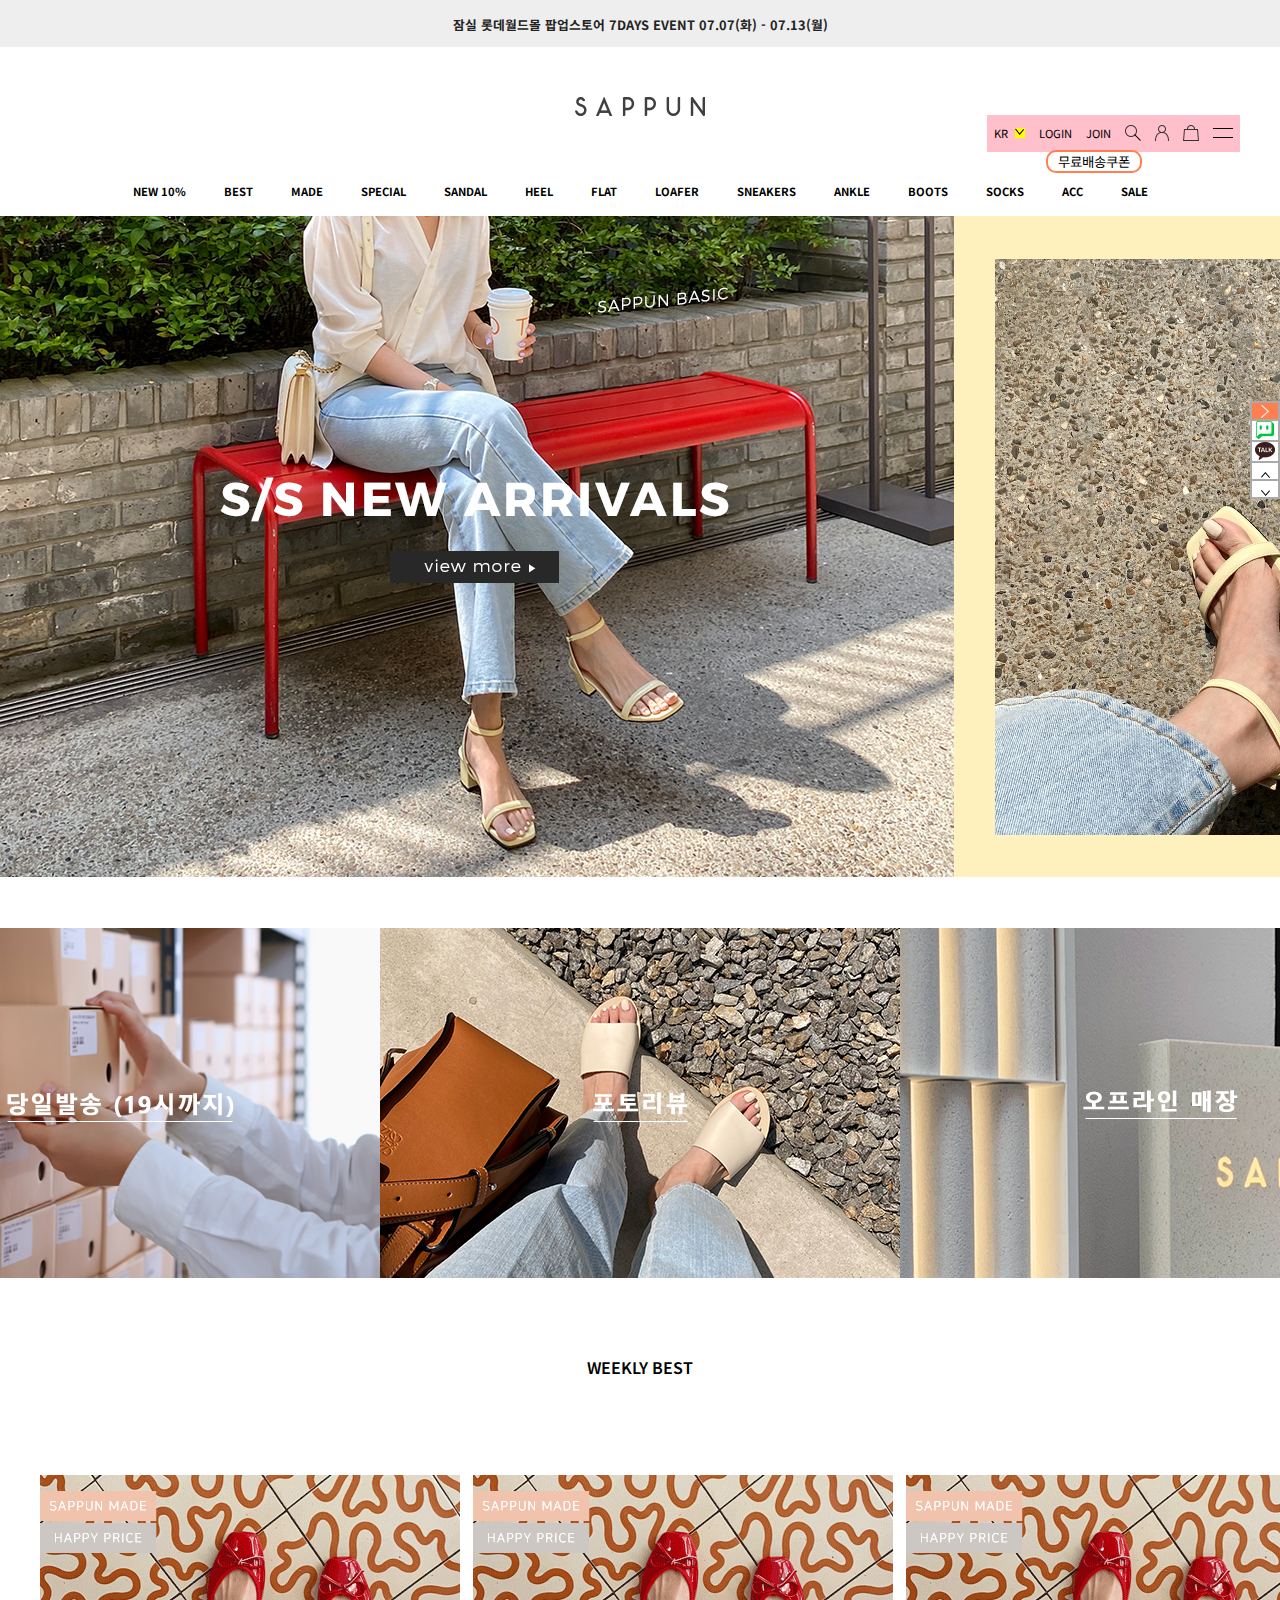
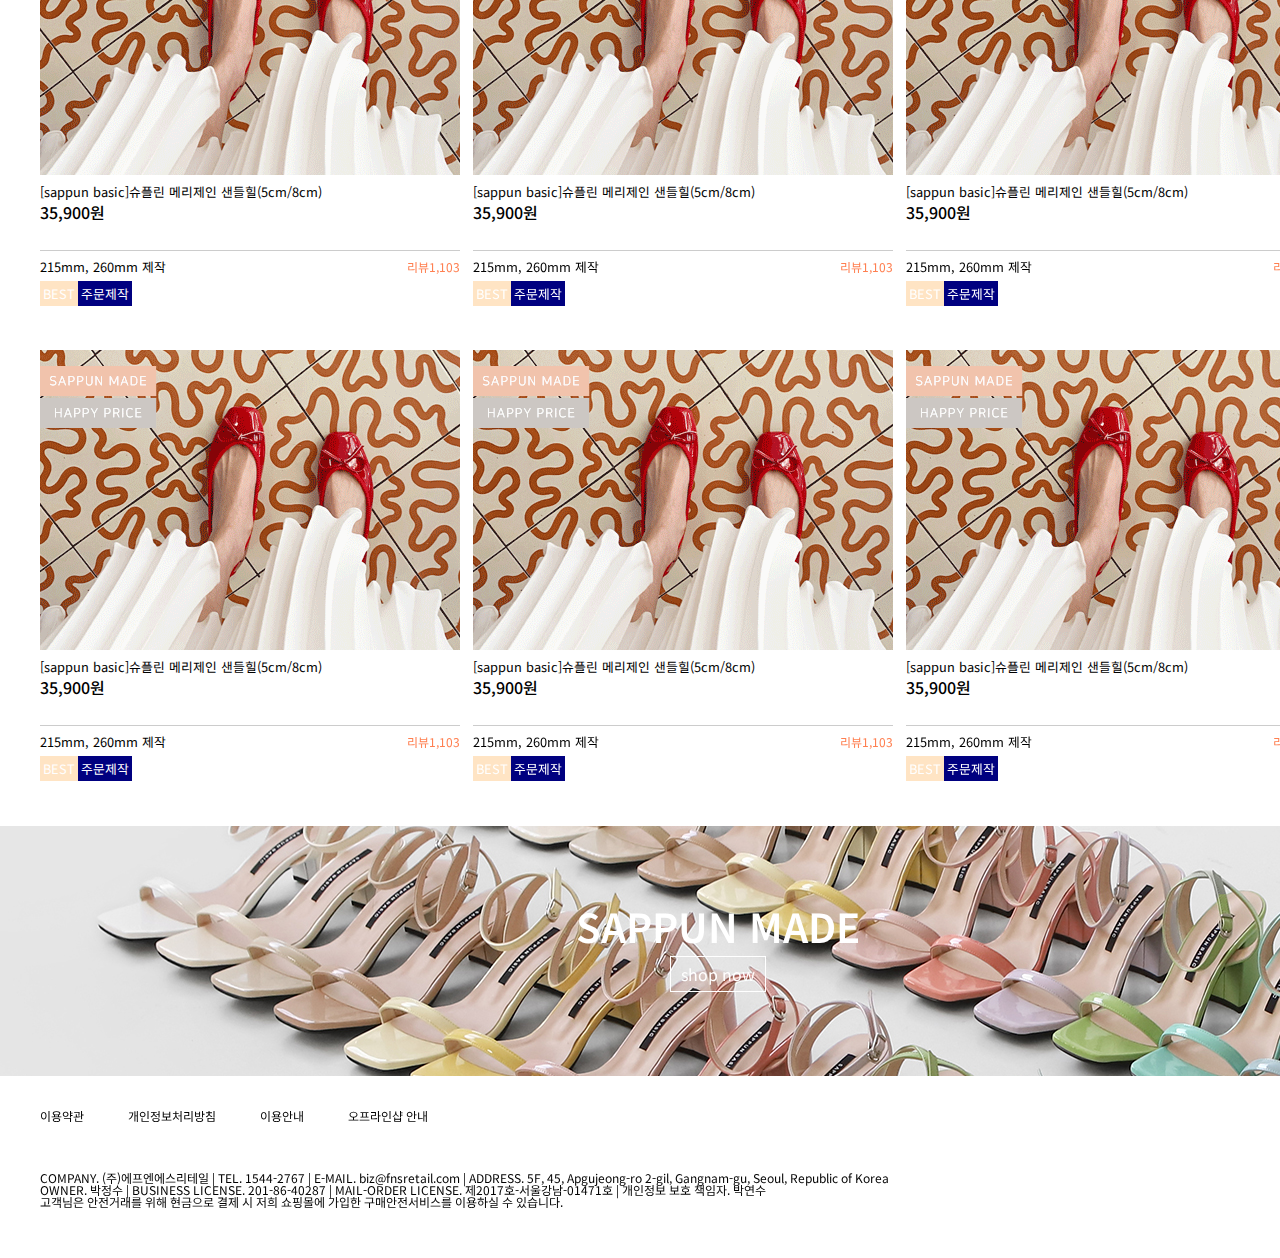
<file: index.html>
<!DOCTYPE html>
<html lang="ko">
<head>
    <meta charset="UTF-8">
    <meta name="keyword" content="여성화,인기슈즈,무료배송">
    <meta name="description" content="1등 여성화 쇼핑몰 SAPPUN">
    <meta http-equiv="X-UA-Compatible" content="IE=edge">
    <meta name="viewport" content="width=device-width, initial-scale=1.0">
    <title>SAPPUN</title>
    <link rel="stylesheet" href="./styles/reset.css">
    <link rel="stylesheet" href="./styles/main.css">
</head>
<body>
    <div id="popup">
        <a href="#">잠실 롯데월드몰 팝업스토어 7DAYS EVENT 07.07(화) - 07.13(월)</a>
    </div>
    <header>
        <div class="top">
            <h1><a href="#"><img src="./images/logo.png" alt="사뿐"></a></h1>
            <ul class="right">
                <li>
                    <a href="#">KR</a>
                    <div class="lang">
                        <a href="#">KOREA</a>
                        <a href="#">ENGLISH</a>
                        <a href="#">CHINA</a>
                        <a href="#">JAPAN</a>
                        <a href="#">TAIWAN</a>
                        <a href="#">INDONESIA</a>
                    </div>
                </li>
                <li><a href="#">LOGIN</a></li>
                <li><a href="#">JOIN <span>무료배송쿠폰</span></a></li>
                <li><a href="#"><img src="./images/common_search.png" alt="검색"></a></li>
                <li><a href="#"><img src="./images/common_my.png" alt="마이페이지"></a></li>
                <li><a href="#"><img src="./images/common_cart02.png" alt="장바구니"></a></li>
                <li><a href="#"><img src="./images/common_menu.png" alt="전체메뉴열기"></a></li>
            </ul>
            <div class="all_nav">
                <a href="#">전체메뉴내용</a>
                <a href="#" class="close" title="메뉴닫기">X</a>
            </div>
        </div>
        <div class="btm">
            <nav>
                <ul>
                    <li><a href="#">NEW 10%</a></li>
                    <li><a href="#">BEST</a></li>
                    <li><a href="#">MADE</a></li>
                    <li><a href="#">SPECIAL</a></li>
                    <li><a href="#">SANDAL</a></li>
                    <li><a href="#">HEEL</a></li>
                    <li><a href="#">FLAT</a></li>
                    <li><a href="#">LOAFER</a></li>
                    <li><a href="#">SNEAKERS</a></li>
                    <li><a href="#">ANKLE</a></li>
                    <li><a href="#">BOOTS</a></li>
                    <li><a href="#">SOCKS</a></li>
                    <li><a href="#">ACC</a>
                        <ul class="sub">
                            <li><a href="#">깔창</a></li>
                            <li><a href="#">기타</a></li>
                        </ul>
                    </li>
                    <li><a href="#">SALE</a></li>
                </ul>
            </nav>
        </div>
    </header>
    <main>
        <div id="right_popup">
            <div id="popup_btn">
                <a href="#"><img src="./images/quick01.png" alt="메뉴열기"></a>
                <a href="#"><img src="./images/quick02.png" alt="네이버톡톡질문하기"></a>
                <a href="#"><img src="./images/quick03.png" alt="카카오톡질문하기"></a>
                <a href="#"><img src="./images/quick04.png" alt="위로 이동"></a>
                <a href="#"><img src="./images/quick05.png" alt="아래로 이동"></a>
            </div>
            <div class="contents">
                <p class="info"><img src="./images/qucik_topinfo.jpg" alt="24h->pm7->당일발송"></p>
                <p class="info_contents">24시간 물류시스템으로<br>오후 7시에 주문해도 당일 발송 가능</p>
                <div class="user">
                    <a href="#">LOGIN</a>
                    <a href="#">JOIN</a>
                    <a href="#">BOOKMARK</a>
                    <a href="#">MYPAGE</a>
                </div>
                <div class="board">
                    <a href="#">공지사항</a>
                    <a href="#">Q&A</a>
                    <a href="#">자주하는 질문</a>
                    <a href="#">입고지연안내</a>
                    <a href="#">상품리뷰</a>
                    <a href="#">이벤트</a>
                    <a href="#">당일발송안내</a>
                    <a href="#">회원혜택</a>
                </div>
                <h2>Todays View</h2>
                <p><img src="./images/0020020010863.gif" alt=""></p>
                <h2>Customer Service</h2>
                <address>1544-2767</address>
                <p>MON-FRI 10:00 ~ 17:00<br>SAT / SUN / HOLIDAY OFF</p>
            </div>
        </div>
        <div class="visual">
            <img src="./images/main_banner_14.jpg" alt="">
        </div>
        <div class="event_bnr">
            <a href="#"><img src="./images/banner02_img01.png" alt="당일발송"></a>
            <a href="#"><img src="./images/banner02_img02.png" alt="포토리뷰"></a>
            <a href="#"><img src="./images/banner02_img03.png" alt="오프라인 매장"></a>
        </div>
        <div class="weekly_best">
            <h2>weekly best</h2>
            <ul class="product">
                <li>
                    <a href="#" class="photo"><img src="./images/0360010008023.gif" alt=""></a>
                    <h2>[sappun basic]슈플린 메리제인 샌들힐(5cm/8cm)</h2>
                    <p class="price">35,900원</p>
                    <div class="btm">
                        <p class="size"> 215mm, 260mm 제작</p>
                        <p class="review">리뷰1,103</p>
                        <p><span class="best">BEST</span><span class="order">주문제작</span></p>
                    </div>
                </li>
                <li>
                    <a href="#" class="photo"><img src="./images/0360010008023.gif" alt=""></a>
                    <h2>[sappun basic]슈플린 메리제인 샌들힐(5cm/8cm)</h2>
                    <p class="price">35,900원</p>
                    <div class="btm">
                        <p class="size"> 215mm, 260mm 제작</p>
                        <p class="review">리뷰1,103</p>
                        <p><span class="best">BEST</span><span class="order">주문제작</span></p>
                    </div>
                </li>
                <li>
                    <a href="#" class="photo"><img src="./images/0360010008023.gif" alt=""></a>
                    <h2>[sappun basic]슈플린 메리제인 샌들힐(5cm/8cm)</h2>
                    <p class="price">35,900원</p>
                    <div class="btm">
                        <p class="size"> 215mm, 260mm 제작</p>
                        <p class="review">리뷰1,103</p>
                        <p><span class="best">BEST</span><span class="order">주문제작</span></p>
                    </div>
                </li>
                <li>
                    <a href="#" class="photo"><img src="./images/0360010008023.gif" alt=""></a>
                    <h2>[sappun basic]슈플린 메리제인 샌들힐(5cm/8cm)</h2>
                    <p class="price">35,900원</p>
                    <div class="btm">
                        <p class="size"> 215mm, 260mm 제작</p>
                        <p class="review">리뷰1,103</p>
                        <p><span class="best">BEST</span><span class="order">주문제작</span></p>
                    </div>
                </li>
                <li>
                    <a href="#" class="photo"><img src="./images/0360010008023.gif" alt=""></a>
                    <h2>[sappun basic]슈플린 메리제인 샌들힐(5cm/8cm)</h2>
                    <p class="price">35,900원</p>
                    <div class="btm">
                        <p class="size"> 215mm, 260mm 제작</p>
                        <p class="review">리뷰1,103</p>
                        <p><span class="best">BEST</span><span class="order">주문제작</span></p>
                    </div>
                </li>
                <li>
                    <a href="#" class="photo"><img src="./images/0360010008023.gif" alt=""></a>
                    <h2>[sappun basic]슈플린 메리제인 샌들힐(5cm/8cm)</h2>
                    <p class="price">35,900원</p>
                    <div class="btm">
                        <p class="size"> 215mm, 260mm 제작</p>
                        <p class="review">리뷰1,103</p>
                        <p><span class="best">BEST</span><span class="order">주문제작</span></p>
                    </div>
                </li>
            </ul>
        </div>
    </main>
    <footer>
        <div class="shop_now">
            <h2>sappun made</h2>
            <a href="#">shop now</a>
        </div>
            <div class="ft_top">
            </div>
        <div class="ft_btm">
            <a href="#">이용약관</a>
            <a href="#">개인정보처리방침</a>
            <a href="#">이용안내</a>
            <a href="#">오프라인샵 안내</a>
            <address>COMPANY. (주)에프엔에스리테일 | TEL. 1544-2767 | E-MAIL. biz@fnsretail.com | ADDRESS. 5F, 45, Apgujeong-ro 2-gil, Gangnam-gu, Seoul, Republic of Korea<br>
                OWNER. 박정수 | BUSINESS LICENSE. 201-86-40287 | MAIL-ORDER LICENSE. 제2017호-서울강남-01471호 | 개인정보 보호 책임자. 박연수<br>
                고객님은 안전거래를 위해 현금으로 결제 시 저희 쇼핑몰에 가입한 구매안전서비스를 이용하실 수 있습니다.</address>
            </div>
    </footer>
    <script src="./script/common.js"></script>
</body>
</html>
</file>
<file: styles/main.css>
#popup {
  background-color: #eee;
  padding: 15px 0;
  text-align: center;
}
#popup a {
  font-size: 0.8rem;
  font-weight: 700;
  color: #222222;
}

header {
  width: 1200px;
  margin: 0 auto;
}
header .top {
  position: relative;
}
header .top h1 {
  margin: 0px auto;
  padding: 50px 0;
  text-align: center;
}
header .top .right {
  display: flex;
  flex-flow: row nowrap;
  align-items: center;
  justify-content: center;
  position: absolute;
  right: 0;
  bottom: 15px;
  background: pink;
}
header .top .right li:first-child {
  position: relative;
}
header .top .right li:first-child > a::after {
  content: "";
  display: inline-block;
  background: yellow url(../images/arr.png) no-repeat;
  width: 10px;
  height: 10px;
  margin-left: 7px;
}
header .top .right li:first-child .lang {
  display: block;
  background: yellow;
  position: absolute;
  z-index: 910;
  border: 1px solid #aaa;
  left: -50%;
}
header .top .right li:first-child .lang a {
  font-size: 0.84rem;
}
header .top .right li a {
  font-size: 0.7rem;
  padding: 10px 7px;
  display: block;
  position: relative;
}
header .top .right li a span {
  font-size: 0.84rem;
  border: 2px solid #ff7f50;
  padding: 3px 10px;
  border-radius: 10px;
  position: absolute;
  width: -webkit-max-content;
  width: -moz-max-content;
  width: max-content;
  left: -50%;
  top: 32px;
  left: -33px;
}
header .top .all_nav {
  display: block;
  position: fixed;
  left: 50%;
  top: 50%;
  width: 700px;
  height: 500px;
  z-index: 999;
  transform: translate(-50%, -50%);
  text-align: center;
  line-height: 500px;
}
header .top .all_nav .close {
  position: absolute;
  right: 20px;
  top: 20px;
  font-size: 1.5rem;
  font-weight: 700;
  padding: 10px;
}
.btm nav {
  width: 1200px;
  margin: 0 auto;
}
.btm nav > ul {
  display: flex;
  flex-flow: row nowrap;
  align-items: center;
  justify-content: center;
  position: relative;
}
.btm nav > ul > li {
  position: relative;
}
.btm nav > ul > li > a {
  font-size: 0.7rem;
  font-weight: 700;
  text-transform: uppercase;
  padding: 19px;
  display: block;
}
.btm nav > ul > li > a:hover {
  color: #000080;
}
.btm nav > ul > li .sub {
  display: block;
  position: absolute;
  width: 100%;
  z-index: 900;
  border: 1px solid #aaa;
}
.btm nav > ul > li .sub li a {
  padding: 10px;
  display: block;
}

main {
  text-align: center;
}
main #right_popup {
  position: fixed;
  right: 0;
  top: 0;
  display: flex;
  flex-flow: row nowrap;
  align-items: center;
}
main #right_popup #popup_btn {
  border: 1px solid #aaa;
  width: 30px;
  display: flex;
  flex-flow: column nowrap;
  background: #fff;
}
main #right_popup #popup_btn a:nth-child(1) {
  background: #ff7f50;
}
main #right_popup #popup_btn a {
  border: 1px solid #aaa;
  text-align: center;
}
main #right_popup .contents {
  text-align: center;
  height: 100vh;
  background: #fff;
  width: 500px;
}
main #right_popup .contents .info img {
  margin: 30px 0;
}
main #right_popup .contents .info_contents {
  color: #aaa;
  line-height: 1.2;
}
main #right_popup .contents .user {
  display: flex;
  flex-flow: row wrap;
  text-align: left;
  margin: 30px 0;
}
main #right_popup .contents .user a {
  width: 45%;
  margin: 0 1px 0px 15px;
  padding: 5px;
  border-bottom: 1px solid #aaa;
}
main #right_popup .contents .board {
  display: flex;
  flex-flow: row wrap;
  text-align: left;
}
main #right_popup .contents .board a {
  width: 45%;
  margin: 0 1px 0px 15px;
  padding: 5px;
  border-bottom: 1px solid #ccc;
}
main #right_popup .contents h2 {
  text-align: left;
  font-weight: 600;
  margin: 40px 0 20px 15px;
}
main #right_popup .contents h2 + p {
  width: 150px;
  margin-left: 20px;
}
main #right_popup .contents h2 + p img {
  width: 100%;
}
main #right_popup .contents address {
  text-align: left;
  margin: 0 0 16px 16px;
  font-size: 2rem;
}
main #right_popup .contents address + p {
  text-align: left;
  margin-left: 16px;
  line-height: 1.2rem;
}
main .event_bnr {
  display: grid;
  grid-template-columns: repeat(3, 1fr);
  justify-content: center;
  margin: 50px 150px 80px 150px;
}
main .weekly_best {
  width: 1200px;
  margin: 0 auto;
}
main .weekly_best h2:first-child {
  font-weight: 600;
  text-transform: uppercase;
  margin-bottom: 100px;
}
main .weekly_best .product {
  display: grid;
  grid-template-columns: repeat(3, 1fr);
}
main .weekly_best .product li {
  margin-right: 13px;
  margin-bottom: 50px;
}
main .weekly_best .product li h2 {
  text-align: left;
  font-size: 0.8rem;
  margin: 10px 0px 5px 0px;
}
main .weekly_best .product li .price {
  text-align: left;
  font-weight: 500;
  border-bottom: 1px solid #ccc;
  padding-bottom: 30px;
}
main .weekly_best .product li .btm {
  text-align: left;
}
main .weekly_best .product li .btm .size {
  font-size: 0.8rem;
}
main .weekly_best .product li .btm {
  position: relative;
}
main .weekly_best .product li .btm .size {
  margin: 10px 0;
}
main .weekly_best .product li .btm .review {
  color: #ff7f50;
  position: absolute;
  right: 0;
  top: 0px;
  font-size: 0.75rem;
}
main .weekly_best .product li .btm p .best {
  background: bisque;
  font-size: 0.8rem;
  color: #fff;
  padding: 3px 3px;
}
main .weekly_best .product li .btm p .order {
  background: navy;
  font-size: 0.8rem;
  color: #fff;
  padding: 3px 3px;
}

footer {
  position: relative;
}
footer .shop_now {
  position: absolute;
  top: 80px;
  left: 45%;
  text-align: center;
}
footer .shop_now h2 {
  font-size: 2.5rem;
  text-transform: uppercase;
  font-weight: 600;
  color: #fff;
  margin-bottom: 20px;
}
footer .shop_now a {
  border: 1px solid #fff;
  padding: 5px 10px;
  color: #fff;
}
footer .ft_top {
  background: url(../images/made_img.jpg);
  height: 250px;
  margin-bottom: 30px;
}
footer .ft_btm {
  width: 1200px;
  margin: 0 auto;
}
footer .ft_btm a {
  font-size: 0.75rem;
  margin-right: 40px;
}
footer .ft_btm address {
  margin: 50px 0;
  font-size: 0.75rem;
}/*# sourceMappingURL=main.css.map */
</file>
